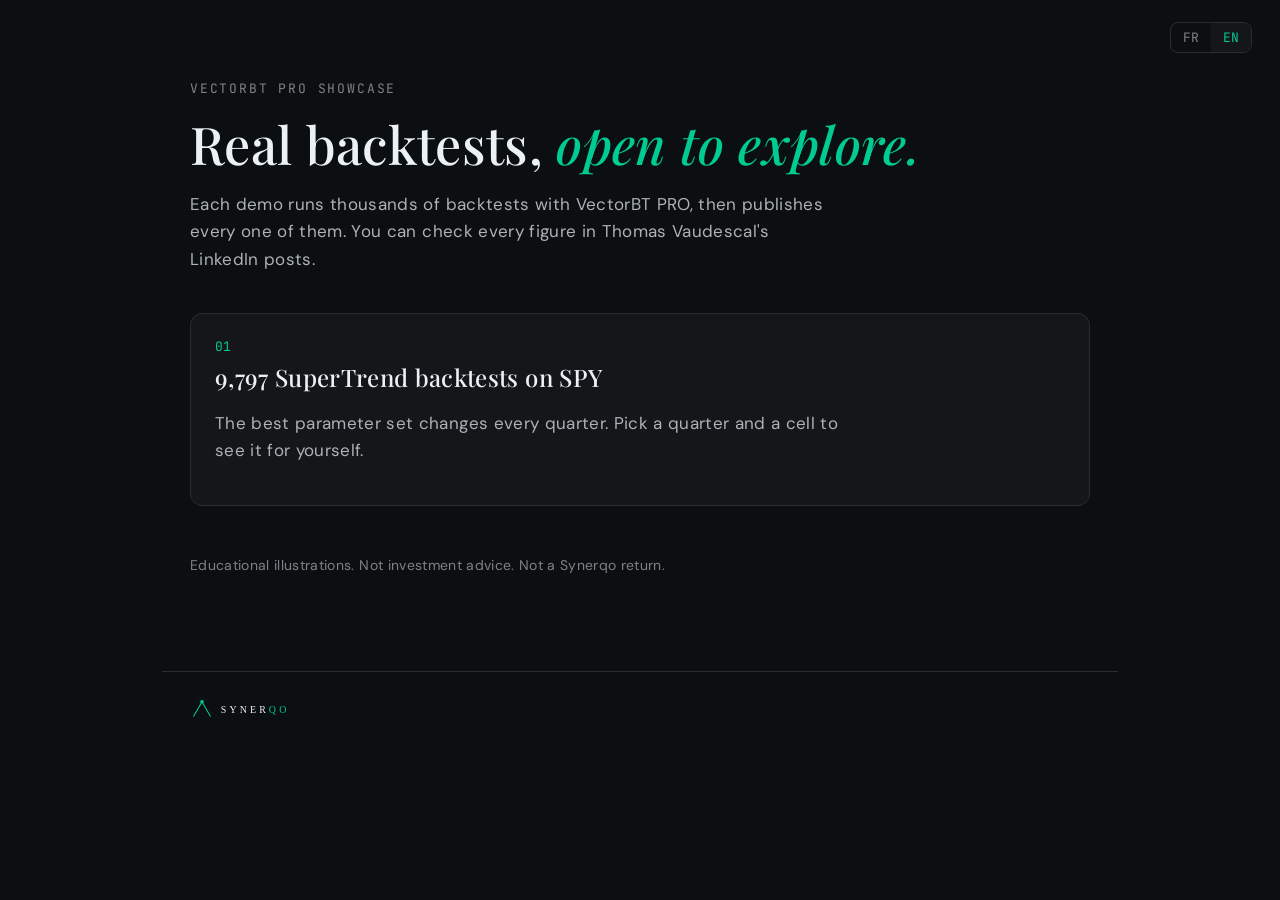
<file: index.html>
<!doctype html>
<html lang="en">
<head>
<meta charset="utf-8">
<meta name="viewport" content="width=device-width, initial-scale=1">
<title>VectorBT PRO showcase | Synerqo</title>
<style>[data-l]{display:none} html[lang=fr] [data-l=fr], html[lang=en] [data-l=en]{display:revert} .lang{position:absolute;top:22px;right:28px;display:inline-flex;border:1px solid oklch(0.295 0.007 250);border-radius:8px;overflow:hidden} .lang button{background:transparent;color:oklch(0.605 0.008 240);border:0;padding:6px 12px;font:500 13px "JetBrains Mono",monospace;cursor:pointer} .lang button[aria-pressed=true]{color:oklch(0.745 0.158 165);background:oklch(0.2 0.007 250)}</style>
<meta name="description" content="Démonstrations de backtesting avec VectorBT PRO, à explorer soi-même.">
<link rel="icon" href="logo.svg">
<style>
  @font-face { font-family: "Playfair Display"; font-weight: 500; src: url(fonts/PlayfairDisplay-normal-500-latin-48d1e9.woff2) format("woff2"); }
  @font-face { font-family: "Playfair Display"; font-weight: 500; font-style: italic; src: url(fonts/PlayfairDisplay-italic-500-latin-9385b6.woff2) format("woff2"); }
  @font-face { font-family: "DM Sans"; font-weight: 400; src: url(fonts/DMSans-normal-400-latin-8ca1b7.woff2) format("woff2"); }
  @font-face { font-family: "JetBrains Mono"; font-weight: 400; src: url(fonts/JetBrainsMono-normal-400-latin-480c06.woff2) format("woff2"); }
  :root { --bg: oklch(0.165 0.006 250); --surface: oklch(0.2 0.007 250); --fg: oklch(0.955 0.008 240); --fg-2: oklch(0.76 0.008 240); --fg-3: oklch(0.605 0.008 240); --line: oklch(0.295 0.007 250); --emerald: oklch(0.745 0.158 165); }
  html { background: var(--bg); color: var(--fg); }
  body { margin: 0; font: 400 17px/1.6 "DM Sans", system-ui, sans-serif; letter-spacing: 0.02em; }
  main { max-width: 900px; margin: 0 auto; padding: 80px 28px; }
  .eyebrow { font: 400 13px "JetBrains Mono", monospace; text-transform: uppercase; letter-spacing: 0.14em; color: var(--fg-3); }
  h1 { font: 500 clamp(34px, 5vw, 52px)/1.12 "Playfair Display", Georgia, serif; margin: 18px 0; }
  h1 em { color: var(--emerald); }
  p { color: var(--fg-2); max-width: 640px; }
  a.card { display: block; margin-top: 40px; padding: 24px; background: var(--surface); border: 1px solid var(--line); border-radius: 12px; color: inherit; text-decoration: none; transition: border-color 120ms cubic-bezier(0.25, 1, 0.5, 1); }
  a.card:hover { border-color: var(--emerald); }
  a.card:focus-visible { outline: 2px solid var(--emerald); outline-offset: 2px; }
  .card h2 { font: 500 24px "Playfair Display", Georgia, serif; margin: 6px 0; }
  .card .n { font: 400 13px "JetBrains Mono", monospace; color: var(--emerald); }
  .warn { margin-top: 48px; font-size: 14px; color: var(--fg-3); }
  footer { max-width: 900px; margin: 0 auto; padding: 24px 28px 48px; border-top: 1px solid var(--line); }
</style>
</head>
<body>
<div class="lang" role="group" aria-label="Language"><button type="button" data-set="fr">FR</button><button type="button" data-set="en">EN</button></div>
<main>
  <div class="eyebrow">VectorBT PRO showcase</div>
  <h1 data-l="fr">Des backtests réels, <em>à explorer soi-même.</em></h1>
  <h1 data-l="en">Real backtests, <em>open to explore.</em></h1>
  <p data-l="fr">Chaque démonstration lance des milliers de backtests avec VectorBT PRO, puis publie chacun d'eux. Vous pouvez vérifier chaque chiffre des posts LinkedIn de Thomas Vaudescal.</p>
  <p data-l="en">Each demo runs thousands of backtests with VectorBT PRO, then publishes every one of them. You can check every figure in Thomas Vaudescal's LinkedIn posts.</p>
  <a class="card" href="supertrend-wfo/">
    <div class="n">01</div>
    <h2 data-l="fr">9 797 backtests SuperTrend sur SPY</h2>
    <h2 data-l="en">9,797 SuperTrend backtests on SPY</h2>
    <p data-l="fr">La meilleure combinaison de paramètres change à chaque trimestre. Choisissez un trimestre et une case pour le constater.</p>
    <p data-l="en">The best parameter set changes every quarter. Pick a quarter and a cell to see it for yourself.</p>
  </a>
  <p class="warn" data-l="fr">Illustrations pédagogiques. Pas un conseil en placement. Pas un rendement de Synerqo.</p>
  <p class="warn" data-l="en">Educational illustrations. Not investment advice. Not a Synerqo return.</p>
</main>
<footer><a href="https://synerqo.com" rel="noopener"><img src="logo.svg" alt="Synerqo" height="26"></a></footer>
<script>
  const set = (l) => { document.documentElement.lang = l; localStorage.setItem("lang", l);
    document.querySelectorAll(".lang button").forEach((b) => b.setAttribute("aria-pressed", String(b.dataset.set === l)));
    document.querySelectorAll("a.card").forEach((a) => (a.href = "supertrend-wfo/?lang=" + l)); };
  document.querySelectorAll(".lang button").forEach((b) => b.addEventListener("click", () => set(b.dataset.set)));
  const q = new URLSearchParams(location.search).get("lang");
  set(q === "fr" || q === "en" ? q : localStorage.getItem("lang") || (navigator.language.startsWith("fr") ? "fr" : "en"));
</script>
</body>
</html>
</file>
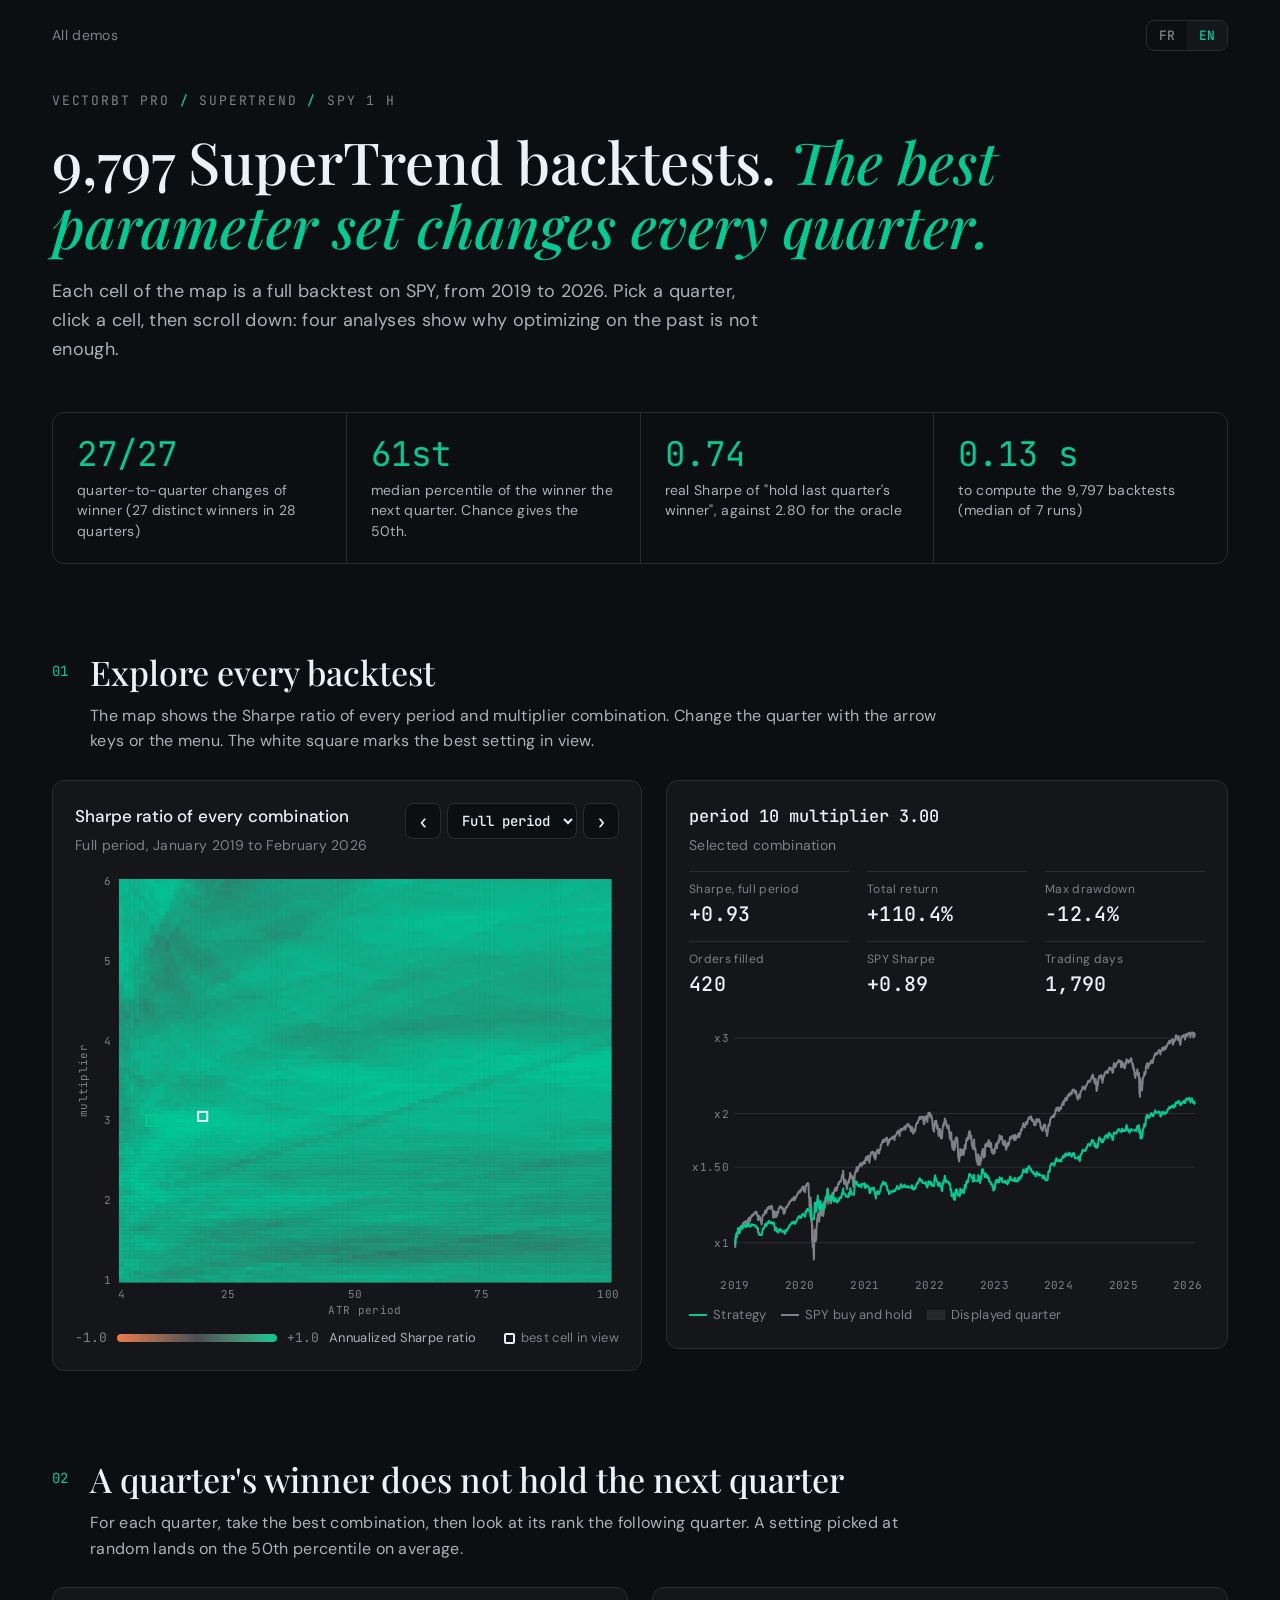
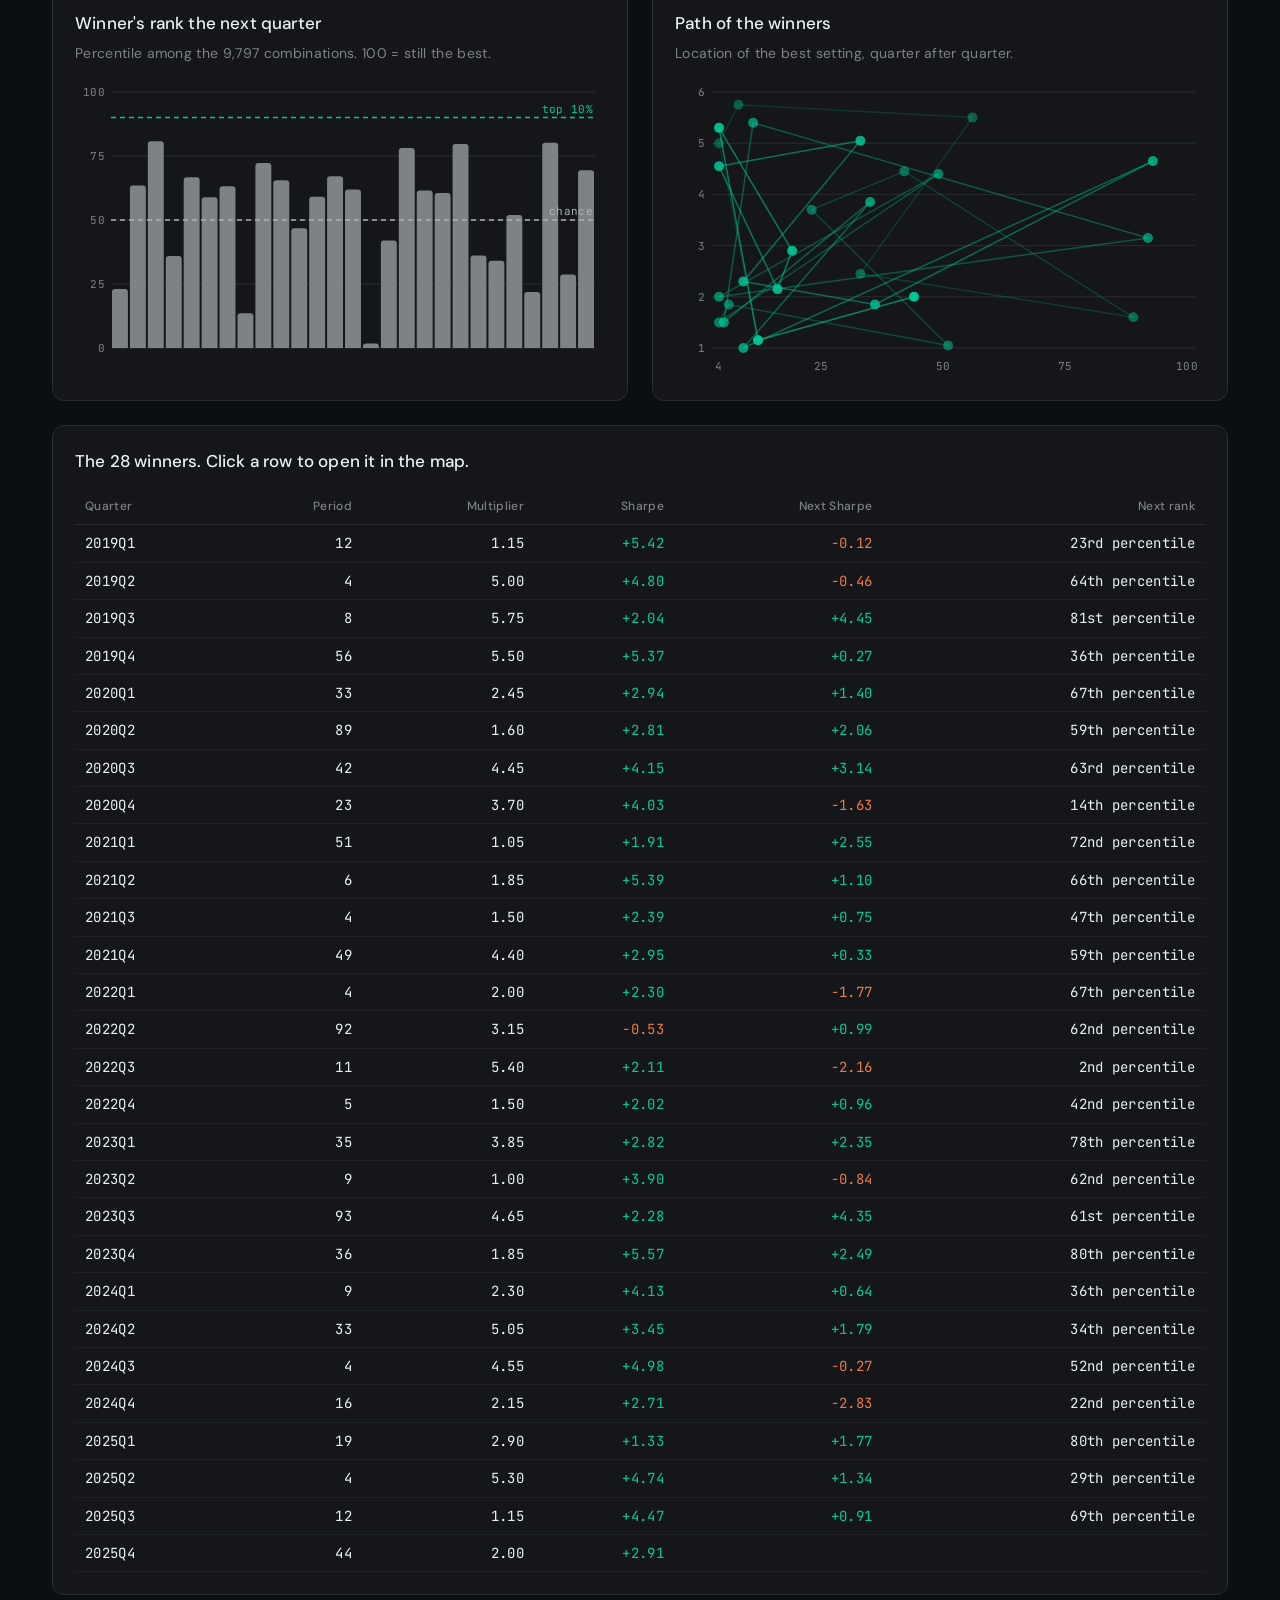
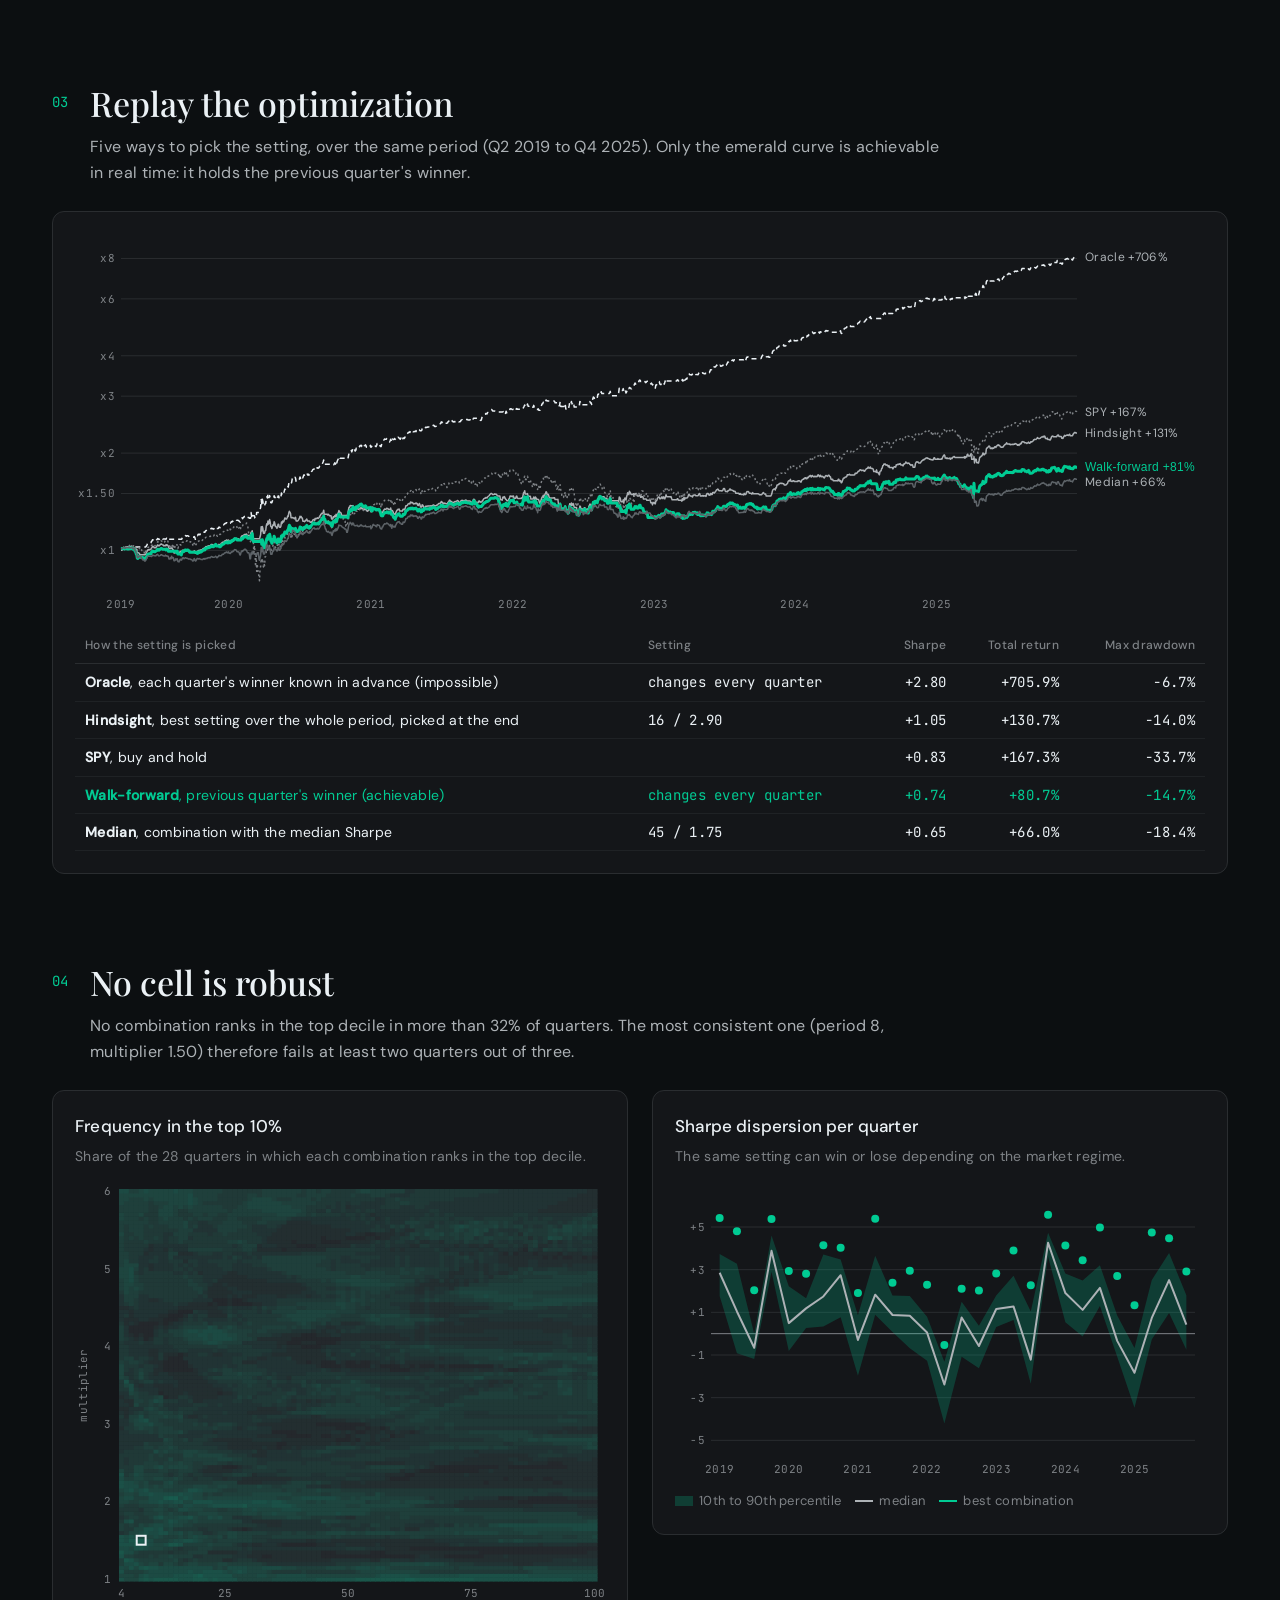
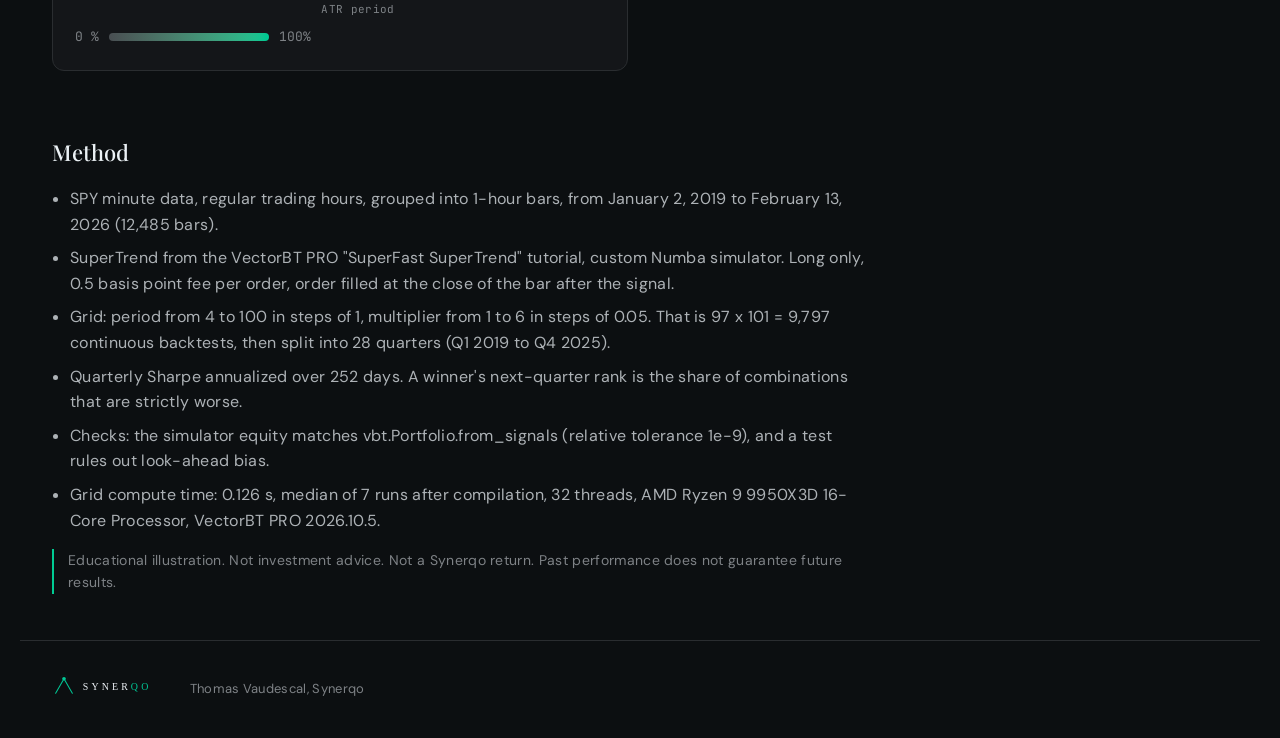
<file: supertrend-wfo/index.html>
<!doctype html>
<html lang="fr">
<head>
<meta charset="utf-8">
<meta name="viewport" content="width=device-width, initial-scale=1">
<title>9 797 backtests SuperTrend | Synerqo</title>
<meta name="description" content="9 797 backtests SuperTrend sur SPY. La meilleure combinaison change à chaque trimestre. 9,797 SuperTrend backtests on SPY. The best parameter set changes every quarter.">
<link rel="icon" href="logo.svg">
<link rel="stylesheet" href="style.css">
</head>
<body>
<nav class="top">
  <a class="brand" href="../" data-i18n="nav_all"></a>
  <div class="lang" role="group" aria-label="Langue / Language">
    <button type="button" data-lang="fr">FR</button><button type="button" data-lang="en">EN</button>
  </div>
</nav>
<main>
  <header class="intro">
    <div class="eyebrow mono">VectorBT PRO <b>/</b> SuperTrend <b>/</b> SPY 1 h</div>
    <h1 data-i18n-html="h1"></h1>
    <p class="lead" data-i18n="lead"></p>
  </header>

  <section class="stats" id="stats" aria-label="Key figures"></section>

  <!-- 1. Explorateur -->
  <section class="block">
    <div class="block-head"><span class="num mono">01</span><div><h2 data-i18n="s1_title"></h2><p data-i18n="s1_text"></p></div></div>
    <div class="explorer">
      <div class="card map-card">
        <div class="card-head">
          <div><h3 data-i18n="map_title"></h3><p class="sub" id="map-sub"></p></div>
          <div class="window-ctl">
            <button type="button" id="prev" data-i18n-aria="prev">&#8249;</button>
            <select id="window" data-i18n-aria="window"></select>
            <button type="button" id="next" data-i18n-aria="next">&#8250;</button>
          </div>
        </div>
        <div class="map-wrap"><canvas id="map"></canvas><div class="tip mono" id="map-tip" hidden></div></div>
        <div class="legend">
          <span class="mono" id="leg-lo"></span><span class="bar"></span><span class="mono" id="leg-hi"></span>
          <span class="leg-name" data-i18n="leg_sharpe"></span>
          <span class="leg-best"><i></i><span data-i18n="leg_best"></span></span>
        </div>
      </div>
      <div class="card detail-card">
        <div class="card-head"><div><h3 class="mono" id="sel-name"></h3><p class="sub" data-i18n="selected"></p></div></div>
        <dl class="metrics" id="metrics"></dl>
        <div class="chart-wrap"><canvas id="chart"></canvas><div class="tip mono" id="chart-tip" hidden></div></div>
        <div class="chart-legend"><span class="sw strat"></span><span data-i18n="lg_strategy"></span>
          <span class="sw spy"></span><span data-i18n="lg_spy"></span><span class="sw win"></span><span data-i18n="lg_window"></span></div>
      </div>
    </div>
  </section>

  <!-- 2. Le gagnant ne tient pas -->
  <section class="block">
    <div class="block-head"><span class="num mono">02</span><div><h2 data-i18n="s2_title"></h2><p data-i18n="s2_text"></p></div></div>
    <div class="grid2">
      <div class="card"><h3 data-i18n="rank_title"></h3><p class="sub" data-i18n="rank_sub"></p>
        <div class="chart-wrap"><canvas id="ranks"></canvas><div class="tip mono" id="ranks-tip" hidden></div></div></div>
      <div class="card"><h3 data-i18n="path_title"></h3><p class="sub" data-i18n="path_sub"></p>
        <div class="chart-wrap"><canvas id="path"></canvas><div class="tip mono" id="path-tip" hidden></div></div></div>
    </div>
    <div class="card table-card">
      <h3 data-i18n="table_title"></h3>
      <div class="table-scroll"><table id="winners"></table></div>
    </div>
  </section>

  <!-- 3. Rejouer l'optimisation -->
  <section class="block">
    <div class="block-head"><span class="num mono">03</span><div><h2 data-i18n="s3_title"></h2><p data-i18n="s3_text"></p></div></div>
    <div class="card">
      <div class="chart-wrap"><canvas id="replay"></canvas><div class="tip mono" id="replay-tip" hidden></div></div>
      <div class="table-scroll"><table id="replay-table" class="replay-table"></table></div>
    </div>
  </section>

  <!-- 4. Robustesse -->
  <section class="block">
    <div class="block-head"><span class="num mono">04</span><div><h2 data-i18n="s4_title"></h2><p id="s4-text"></p></div></div>
    <div class="grid2">
      <div class="card"><h3 data-i18n="freq_title"></h3><p class="sub" data-i18n="freq_sub"></p>
        <div class="map-wrap"><canvas id="freq"></canvas><div class="tip mono" id="freq-tip" hidden></div></div>
        <div class="legend"><span class="mono">0 %</span><span class="bar seq"></span><span class="mono" id="freq-hi"></span></div></div>
      <div class="card"><h3 data-i18n="disp_title"></h3><p class="sub" data-i18n="disp_sub"></p>
        <div class="chart-wrap"><canvas id="disp"></canvas><div class="tip mono" id="disp-tip" hidden></div></div>
        <div class="chart-legend"><span class="sw band"></span><span data-i18n="lg_band"></span>
          <span class="sw med"></span><span data-i18n="lg_median"></span><span class="sw best"></span><span data-i18n="lg_max"></span></div></div>
    </div>
  </section>

  <section class="method">
    <h2 data-i18n="method_title"></h2>
    <ul id="method"></ul>
    <p class="warn" data-i18n="warn"></p>
  </section>
</main>
<footer>
  <a href="https://synerqo.com" rel="noopener"><img src="logo.svg" alt="Synerqo" height="26"></a>
  <span>Thomas Vaudescal, Synerqo</span>
</footer>
<script src="app.js" type="module"></script>
</body>
</html>
</file>
<file: supertrend-wfo/style.css>
@font-face { font-family: "Playfair Display"; font-weight: 500; font-display: swap; src: url(fonts/PlayfairDisplay-normal-500-latin-48d1e9.woff2) format("woff2"); }
@font-face { font-family: "Playfair Display"; font-weight: 500; font-style: italic; font-display: swap; src: url(fonts/PlayfairDisplay-italic-500-latin-9385b6.woff2) format("woff2"); }
@font-face { font-family: "DM Sans"; font-weight: 400; font-display: swap; src: url(fonts/DMSans-normal-400-latin-8ca1b7.woff2) format("woff2"); }
@font-face { font-family: "DM Sans"; font-weight: 500; font-display: swap; src: url(fonts/DMSans-normal-500-latin-8ca1b7.woff2) format("woff2"); }
@font-face { font-family: "JetBrains Mono"; font-weight: 400; font-display: swap; src: url(fonts/JetBrainsMono-normal-400-latin-480c06.woff2) format("woff2"); }
@font-face { font-family: "JetBrains Mono"; font-weight: 500; font-display: swap; src: url(fonts/JetBrainsMono-normal-500-latin-480c06.woff2) format("woff2"); }

:root {
  --bg: oklch(0.165 0.006 250);
  --surface: oklch(0.2 0.007 250);
  --fg: oklch(0.955 0.008 240);
  --fg-2: oklch(0.76 0.008 240);
  --fg-3: oklch(0.605 0.008 240);
  --line: oklch(0.295 0.007 250);
  --emerald: oklch(0.745 0.158 165);
  --neg: #e97c48;
  --mid: #494e52;
  --ease: cubic-bezier(0.25, 1, 0.5, 1);
}
* { box-sizing: border-box; }
html { background: var(--bg); color: var(--fg); }
body { margin: 0; font: 400 16px/1.6 "DM Sans", system-ui, sans-serif; letter-spacing: 0.02em; }
.mono { font-family: "JetBrains Mono", ui-monospace, monospace; font-variant-numeric: tabular-nums; letter-spacing: 0; }
main { max-width: 1240px; margin: 0 auto; padding: 64px 32px 32px; }
h1, h2 { font-family: "Playfair Display", Georgia, serif; font-weight: 500; letter-spacing: 0; }
h1 { font-size: clamp(34px, 5vw, 58px); line-height: 1.1; margin: 18px 0 20px; max-width: 980px; }
h1 em { color: var(--emerald); }
h2 { font-size: 22px; margin: 0; }
.eyebrow { font-size: 13px; text-transform: uppercase; letter-spacing: 0.14em; color: var(--fg-3); }
.eyebrow b { color: var(--emerald); font-weight: 500; }
.lead { max-width: 720px; color: var(--fg-2); font-size: 18px; margin: 0; }

.stats { display: grid; grid-template-columns: repeat(4, 1fr); gap: 1px; background: var(--line); border: 1px solid var(--line); border-radius: 12px; overflow: hidden; margin: 48px 0; }
.stat { background: var(--bg); padding: 22px 24px; }
.stat .num { font-size: 34px; color: var(--emerald); line-height: 1.1; }
.stat .txt { margin-top: 8px; color: var(--fg-2); font-size: 14px; line-height: 1.45; }

.explorer { display: grid; grid-template-columns: minmax(0, 1.05fr) minmax(0, 1fr); gap: 24px; align-items: start; }
.card { background: var(--surface); border: 1px solid var(--line); border-radius: 12px; padding: 22px; }
.card-head { display: flex; justify-content: space-between; align-items: flex-start; gap: 16px; margin-bottom: 14px; }
.sub { margin: 4px 0 0; color: var(--fg-3); font-size: 14px; }
.window-ctl { display: flex; gap: 6px; }
.window-ctl button, .window-ctl select {
  background: var(--bg); color: var(--fg); border: 1px solid var(--line); border-radius: 8px;
  font: 500 14px "JetBrains Mono", monospace; height: 36px; padding: 0 10px; cursor: pointer;
  transition: border-color 120ms var(--ease);
}
.window-ctl button { width: 36px; font-size: 18px; }
.window-ctl button:hover, .window-ctl select:hover { border-color: var(--fg-3); }
:focus-visible { outline: 2px solid var(--emerald); outline-offset: 2px; }

.map-wrap, .chart-wrap { position: relative; }
canvas { display: block; width: 100%; }
#map { cursor: crosshair; touch-action: manipulation; }
.tip { position: absolute; pointer-events: none; background: var(--bg); border: 1px solid var(--line); border-radius: 8px; padding: 8px 10px; font-size: 12px; line-height: 1.5; white-space: nowrap; z-index: 2; }
.legend { display: flex; align-items: center; flex-wrap: wrap; gap: 10px; margin-top: 12px; font-size: 13px; color: var(--fg-3); }
.legend .bar { width: 160px; height: 8px; border-radius: 4px; background: linear-gradient(90deg, var(--neg), var(--mid), var(--emerald)); }
.leg-name { color: var(--fg-2); }
.leg-best { margin-left: auto; display: inline-flex; align-items: center; gap: 6px; }
.leg-best i { width: 11px; height: 11px; border: 2px solid var(--fg); border-radius: 2px; }

.metrics { display: grid; grid-template-columns: repeat(3, 1fr); gap: 14px 18px; margin: 0 0 18px; }
.metrics div { border-top: 1px solid var(--line); padding-top: 8px; }
.metrics dt { color: var(--fg-3); font-size: 12px; }
.metrics dd { margin: 2px 0 0; font: 500 20px "JetBrains Mono", monospace; font-variant-numeric: tabular-nums; }
.chart-legend { display: flex; flex-wrap: wrap; align-items: center; gap: 6px 14px; margin-top: 10px; font-size: 13px; color: var(--fg-3); }
.sw { display: inline-block; width: 18px; height: 2px; margin-right: -8px; vertical-align: middle; }
.sw.strat { background: var(--emerald); }
.sw.spy { background: var(--fg-3); }
.sw.win { height: 10px; background: oklch(0.955 0.008 240 / 0.08); border: 1px solid var(--line); }

.method { max-width: 820px; margin: 64px 0 0; }
.method ul { padding-left: 18px; color: var(--fg-2); }
.method li { margin: 8px 0; }
.warn { color: var(--fg-3); font-size: 14px; border-left: 2px solid var(--emerald); padding-left: 14px; }
footer { max-width: 1240px; margin: 0 auto; padding: 32px; display: flex; align-items: center; gap: 18px; color: var(--fg-3); font-size: 13px; border-top: 1px solid var(--line); }

@media (max-width: 900px) {
  main { padding: 40px 18px 24px; }
  .stats { grid-template-columns: repeat(2, 1fr); }
  .explorer { grid-template-columns: 1fr; }
  .metrics { grid-template-columns: repeat(2, 1fr); }
  .card-head { flex-direction: column; }
}
@media (prefers-reduced-motion: reduce) { * { transition: none !important; } }

/* ---------- navigation et langue */
nav.top { max-width: 1240px; margin: 0 auto; padding: 20px 32px 0; display: flex; justify-content: space-between; align-items: center; }
nav.top .brand { color: var(--fg-3); font-size: 14px; text-decoration: none; }
nav.top .brand:hover { color: var(--fg); }
.lang { display: inline-flex; border: 1px solid var(--line); border-radius: 8px; overflow: hidden; }
.lang button { background: transparent; color: var(--fg-3); border: 0; padding: 6px 12px; font: 500 13px "JetBrains Mono", monospace; cursor: pointer; }
.lang button[aria-pressed="true"] { background: var(--surface); color: var(--emerald); }
main { padding-top: 40px; }

/* ---------- sections */
h3 { font-family: "DM Sans", sans-serif; font-weight: 500; font-size: 17px; margin: 0; letter-spacing: 0.01em; }
.block { margin-top: 88px; }
.block-head { display: flex; gap: 22px; align-items: flex-start; margin-bottom: 26px; max-width: 900px; }
.block-head .num { color: var(--emerald); font-size: 14px; padding-top: 8px; }
.block-head h2 { font-size: clamp(26px, 3vw, 34px); line-height: 1.2; }
.block-head p { color: var(--fg-2); margin: 10px 0 0; }
.grid2 { display: grid; grid-template-columns: repeat(2, minmax(0, 1fr)); gap: 24px; align-items: start; }
.grid2 .card > .sub { margin-bottom: 14px; }
.table-card { margin-top: 24px; }
.table-scroll { overflow-x: auto; margin-top: 14px; }
table { width: 100%; border-collapse: collapse; font-size: 14px; }
th { text-align: left; font-weight: 500; color: var(--fg-3); font-size: 12px; padding: 8px 10px; border-bottom: 1px solid var(--line); white-space: nowrap; }
td { padding: 7px 10px; border-bottom: 1px solid oklch(0.25 0.007 250); font-family: "JetBrains Mono", monospace; font-variant-numeric: tabular-nums; white-space: nowrap; }
td.r, th.r { text-align: right; }
td .chip { display: inline-block; min-width: 46px; text-align: right; }
td .pos { color: var(--emerald); }
td .neg { color: var(--neg); }
.replay-table td:first-child { font-family: "DM Sans", sans-serif; }
.replay-table tr.focus td { color: var(--emerald); }
.legend .bar.seq { background: linear-gradient(90deg, var(--mid), var(--emerald)); }
.sw.band { height: 10px; background: oklch(0.745 0.158 165 / 0.22); }
.sw.med { background: var(--fg-2); }
.sw.best { background: var(--emerald); }
.sw.dash { background: repeating-linear-gradient(90deg, var(--fg) 0 5px, transparent 5px 9px); }

@media (max-width: 900px) {
  .grid2 { grid-template-columns: 1fr; }
  .block { margin-top: 64px; }
  nav.top { padding: 16px 18px 0; }
}
</file>
